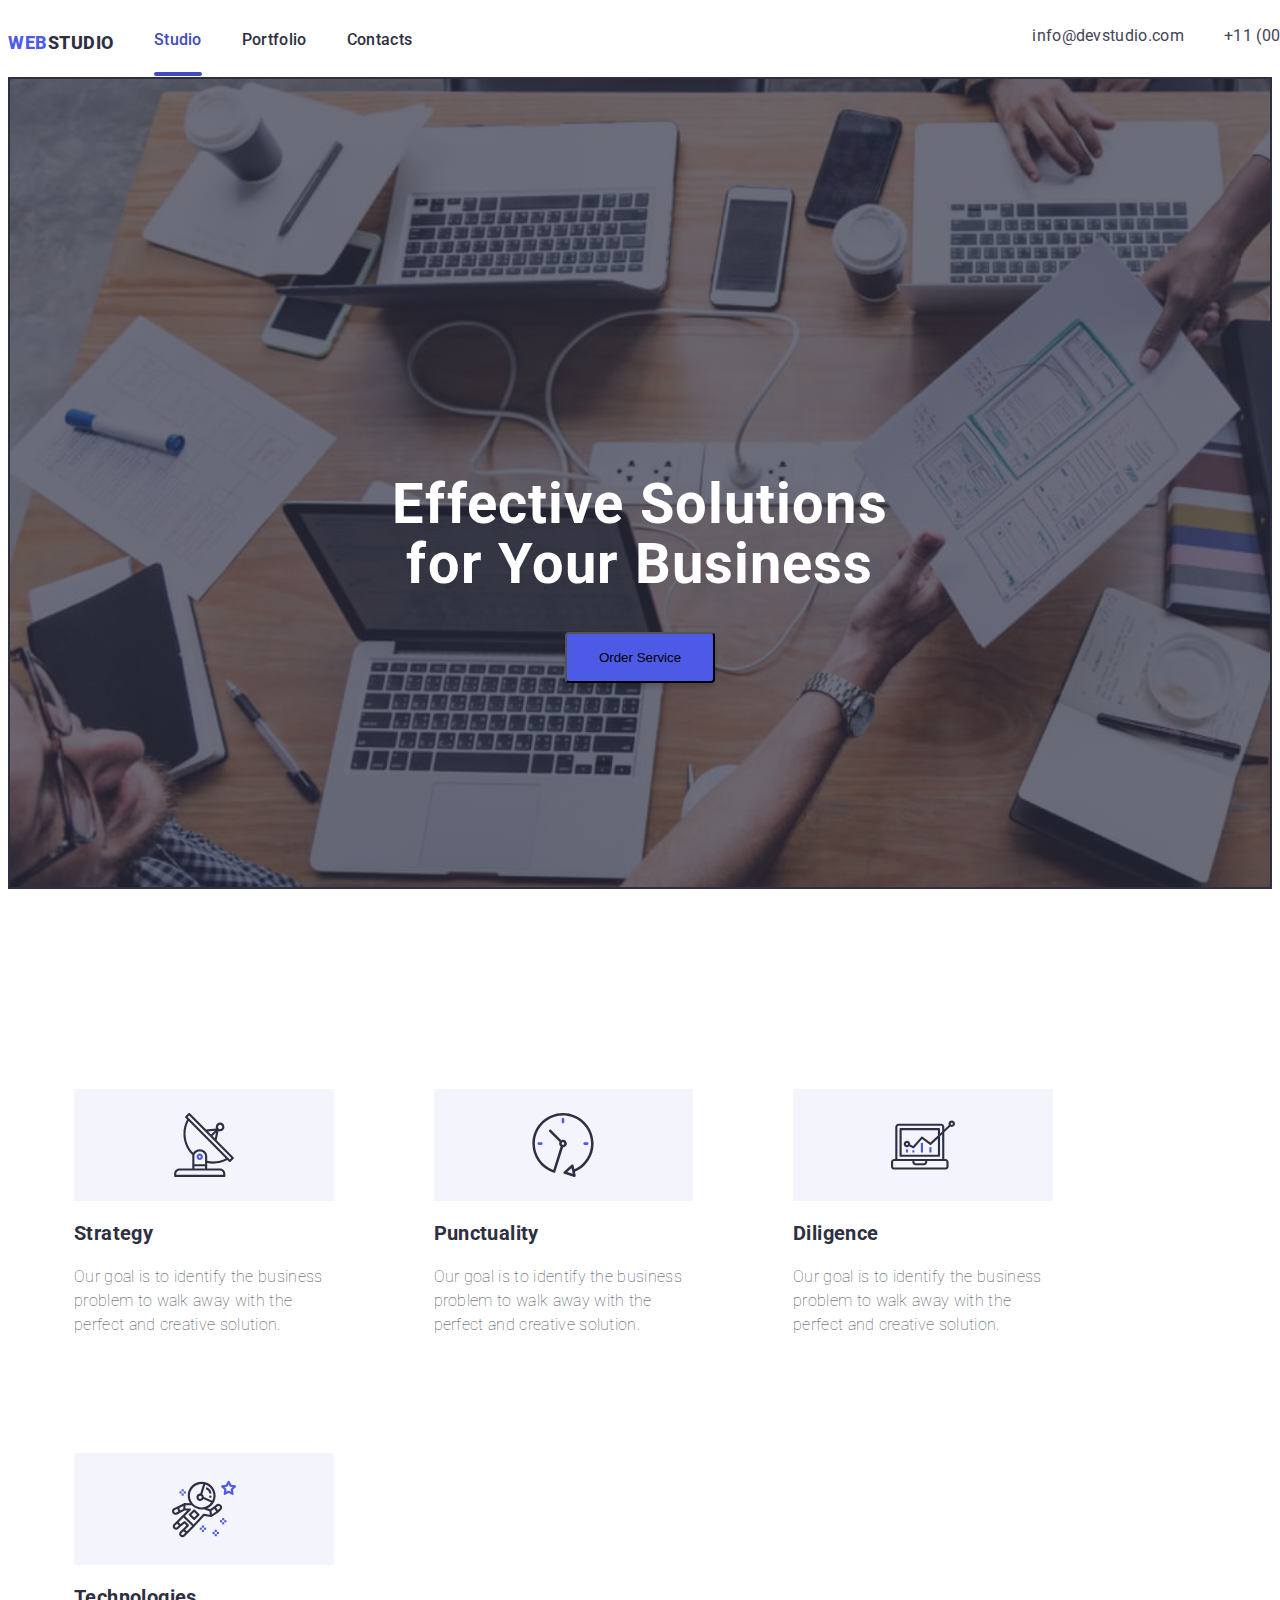
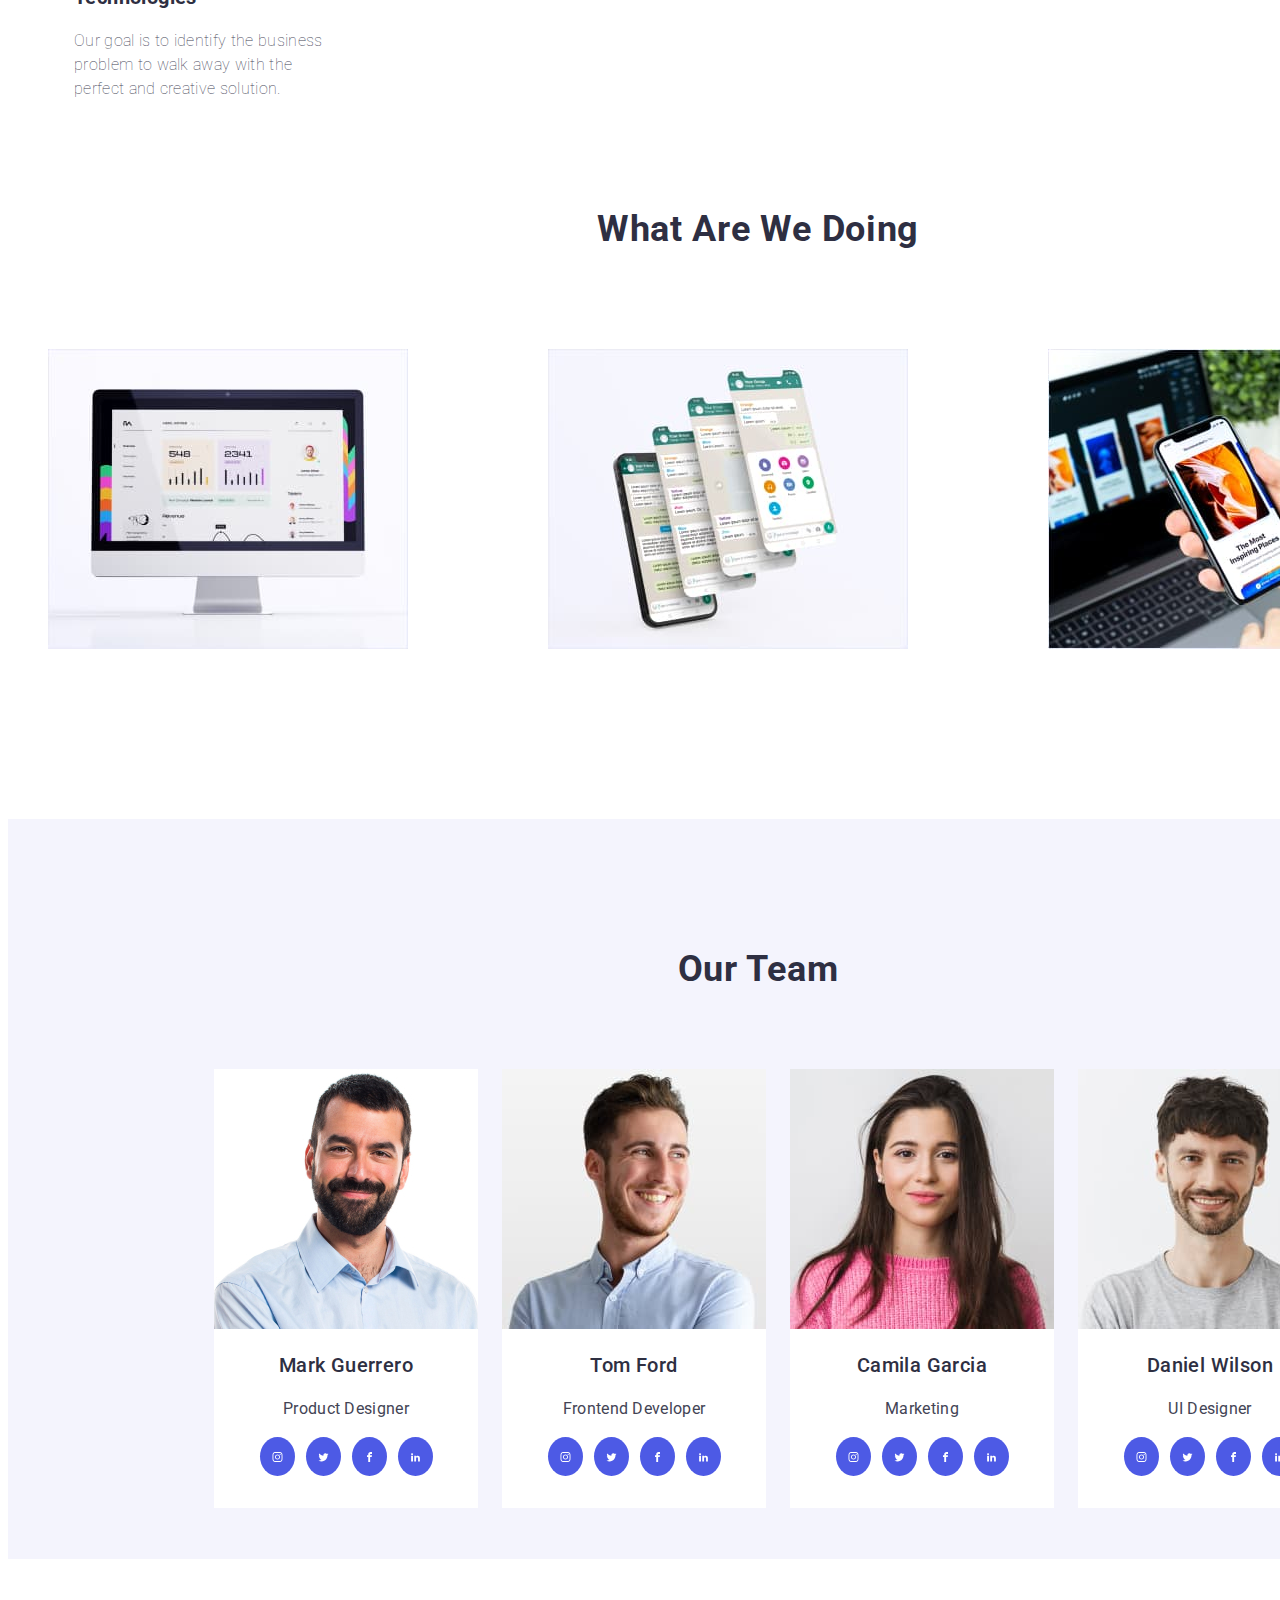
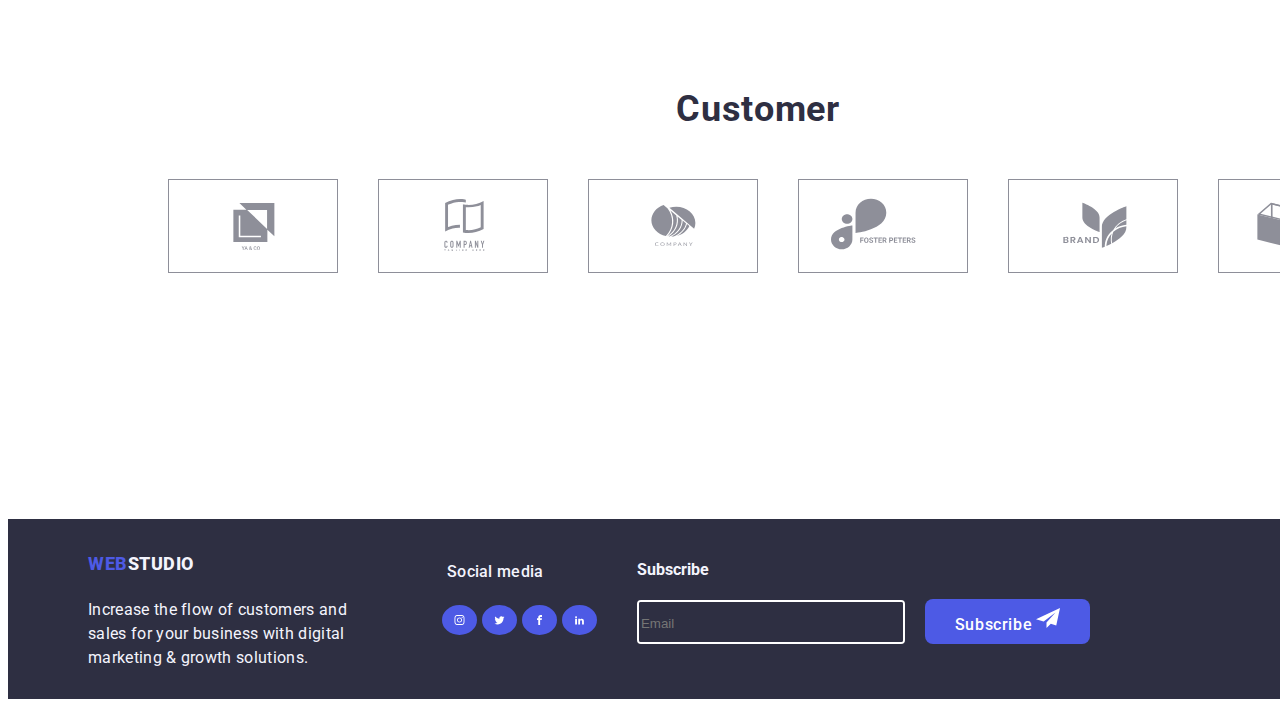
<file: index.html>
<!DOCTYPE html>
<html lang="en">
<head>
    <meta charset="UTF-8">
    <meta name="viewport" content="width=device-width, initial-scale=1.0">
    <title>Studio</title>

   <!-- Font Raleway 800 -->
    <link rel="preconnect" href="https://fonts.googleapis.com">
    <link rel="preconnect" href="https://fonts.gstatic.com" crossorigin>
    <link href="https://fonts.googleapis.com/css2?family=Raleway:wght@800&display=swap" rel="stylesheet">
    
    <!-- Font Roboto 400, 500, 700, 900 -->
    <link rel="preconnect" href="https://fonts.googleapis.com">
    <link rel="preconnect" href="https://fonts.gstatic.com" crossorigin>
    <link href="https://fonts.googleapis.com/css2?family=Raleway:wght@800&family=Roboto:wght@400;500;700;900&display=swap"
        rel="stylesheet">

    <!-- Link to CSS -->
    <link rel="stylesheet" href="./css/styles.css">

</head>

<body>
    <!-- Header -->
    <header>

        <!-- Header Section -->
        <section class="header-section">
        <!-- Header Logo -->
        <h4 class="logo">
            <a class="header-logo-link link" href=""><span>WEB</span>STUDIO</a>
        </h4>

        <!-- Header Navigation -->
        <nav class="header-navigation">

            <!-- Header Navigation List -->
            <ul class="header-navigation-list">

                <!-- Studio -->
                <li class="header-navigation-list-item list">
                    <a class="header-navigation-link link active" href="index.html">Studio</a>
                </li>

                <!-- Portfolio -->
                <li class="header-navigation-list-item list">
                    <a class="header-navigation-link link" href="portfolio.html">Portfolio</a>
                </li>

                <!-- Contacts -->
                <li class="header-navigation-list-item list">
                    <a class="header-navigation-link link" href="#">Contacts</a>
                </li>
            </ul>
        </nav>
        

        <!-- Contact Information -->
        <ul class="header-contact">

            <!-- Mail -->
            <li class="header-contact-item list">
                <a class="header-contact-link link" href="mailto:info@devstudio.com">info@devstudio.com</a>
            </li>

            <!-- Telephone -->
            <li class="header-contact-item list">
                <a class="header-contact-link link" href="tel:">+11 (000) 111-11-11</a>
            </li> 
        </ul> 
        </section>

        <!-- Header Block -->
        <section class="header-block">
        <h1 class="header-block-title">
            <p class="header-block-description">Effective Solutions <br/>
            for Your Business</p>
        </h1>
        <p class="header-button">
            <button class="header-button data-modal-open" >Order Service</button>
            <div class="backdrop is-hidden data-modal" >
                <div class="modal">
                    <button type="button" class="modal-close-btn data-modal-close" >&times</button>
                <h2 class="form-description">
                    Leave your contacts and we will call you back
                </h2>

                <form class="service-form">
                    <label for="name" class="service-label">
                        <span class="input-label">Name</span>
                        <input type="text" class="service-input">
                        <svg width="18" height="18" class="service-icon">
                            <use href="./images/icons.svg#icon-user"></use>
                        </svg>
                    </label>
                </form>

                <form class="service-form">
                    <label for="Phone" class="service-label">
                        <span class="input-label">Phone</span>
                        <input type="number" class="service-input">
                        <svg width="18" height="18" class="service-icon">
                            <use href="./images/icons.svg#icon-phone"></use>
                        </svg>
                    </label>
                </form>

                <form class="service-form">
                    <label for="Email" class="service-label">
                        <span class="input-label">Email</span>
                        <input type="email" class="service-input">
                        <svg width="18" height="18" class="service-icon">
                            <use href="./images/icons.svg#icon-envelop"></use>
                        </svg>
                    </label>
                </form>

                <form class="service-form">
                    <label for="Comment" class="service-label">
                        <span class="input-label">Comment</span>
                        <textarea class="service-input-textarea"  rows="8" placeholder="Text input"></textarea>
                    </label>
                </form>
                <div class="input-policy">       
                    <input  type="checkbox"> I accept the terms and conditions of the <span> Privacy Policy</span>.
                </div>
                <div class="sent-btn">

                    <button>Send</button>

                </div>

              </div>
            </div>
        </p>
        </section>
    </header>
    <!-- End of Header -->

    <!-- Body -->
    <main>

        <!-- Core Values -->
        <section class="core-values">
            <ul class="core-values-list container">
                <!-- Strategy -->
                <li class="core-values-item list">
                    <div class="core-values-icon">
                        <svg width="64px" height="64px">
                            <use href="./images/icons.svg#icon-7"></use>  
                        </svg>
                    </div>
                    <p class="top-values-item"><b>Strategy</b></p>
                    <p class="bottom-values-description">
                        Our goal is to identify the business problem to walk away with the perfect and creative solution.
                    </p>
                </li>

                <!-- Punctuality -->
                <li class="core-values-item list">
                    <div class="core-values-icon">
                        <svg width="64px" height="64px">
                            <use href="./images/icons.svg#icon-8"></use>
                        </svg>
                    </div>
                    <p class="top-values-item"><b>Punctuality</b></p>
                    <p class="bottom-values-description">
                        Our goal is to identify the business problem to walk away with the perfect and creative solution.
                    </p>
                </li>

                <!-- Diligence -->
                <li class="core-values-item list">
                    <div class="core-values-icon">
                        <svg width="64px" height="64px">
                            <use href="./images/icons.svg#icon-9"></use>
                        </svg>
                    </div>
                    <p class="top-values-item"><b>Diligence</b></p>
                    <p class="bottom-values-description">
                        Our goal is to identify the business problem to walk away with the perfect and creative solution.
                    </p>
                </li>

                <!-- Technologies -->
                <li class="core-values-item list">
                    <div class="core-values-icon">
                        <svg width="64px" height="64px">
                            <use href="./images/icons.svg#icon-10"></use>
                        </svg>
                    </div>
                    <p class="top-values-item"><b>Technologies</b></p>
                    <p class="bottom-values-description">
                        Our goal is to identify the business problem to walk away with the perfect and creative solution.
                    </p>
                </li>
            </ul>
        </section>

        <!-- WorkTask -->
        <section class="worktask">
            <h2>What are we doing</h2>
            <ul class="worktask-list">

                <!-- Computer -->
                <li class="worktask-item list">
                    <img src="images/Computer.jpg" alt="Analyze" width="360">
                </li>

                <!-- Cellphone -->
                <li class="worktask-item list">
                    <img src="images/Cellphone.jpg" alt="Communicate" width="360">
                </li>

                <!-- Laptop -->
                <li class="worktask-item list">
                    <img src="images/Laptop.jpg" alt="Collaborate" width="360">
                </li>
            </ul>
        </section>

        <!-- Team Members -->
        <section class="team-member">
            <h2>Our Team</h2>
            <ul class="team-member-list">

                <!-- Mark Guerrero -->
                <li class="team-member-item list">
                    <div>
                    <img src="images/1 Mark.jpg" alt="Mark Guerrero Photo" width="264"; height="260">
                    <h3 class="member-name">Mark Guerrero</h3>
                    <p class="member-description">Product Designer</p>
                    <div class="team-socials">
                        <a class="team-socials-icon" href="#">
                            <svg width="15" height="10">
                                <use href="./images/icons.svg#icon-instagram"></use>
                            </svg>
                        </a>

                        <a class="team-socials-icon" href="#">
                            <svg width="15" height="10">
                                <use href="./images/icons.svg#icon-twitter"></use>
                            </svg>
                        </a>

                        <a class="team-socials-icon" href="#">
                            <svg width="15" height="10">
                                <use href="./images/icons.svg#icon-facebook"></use>
                            </svg>
                        </a>

                        <a class="team-socials-icon" href="#">
                            <svg width="15" height="10">
                                <use href="./images/icons.svg#icon-linkedin2"></use>
                            </svg>
                        </a>
                    </div>
                    </div>
                </li>

                <!-- Tom Ford -->
                <li class="team-member-item list">
                    <div>
                    <img src="images/2 Tom.jpg" alt="Tom Ford Photo" width="264"; height="260">
                    <h3 class="member-name">Tom Ford</h3>
                    <p class="member-description">Frontend Developer</p>
                    <div class="team-socials">
                        <a class="team-socials-icon" href="#">
                            <svg width="15" height="10">
                                <use href="./images/icons.svg#icon-instagram"></use>
                            </svg>
                        </a>
                    
                        <a class="team-socials-icon" href="#">
                            <svg width="15" height="10">
                                <use href="./images/icons.svg#icon-twitter"></use>
                            </svg>
                        </a>
                    
                        <a class="team-socials-icon" href="#">
                            <svg width="15" height="10">
                                <use href="./images/icons.svg#icon-facebook"></use>
                            </svg>
                        </a>
                    
                        <a class="team-socials-icon" href="#">
                            <svg width="15" height="10">
                                <use href="./images/icons.svg#icon-linkedin2"></use>
                            </svg>
                        </a>
                    </div>
                    </div>
                </li>

                <!-- Camila Garcia -->
                <li class="team-member-item list">
                    <div>
                    <img src="images/3 Camila.jpg" alt="Camila Garcia Photo" width="264"; height="260">
                    <h3 class="member-name">Camila Garcia</h3>
                    <p class="member-description">Marketing</p>
                    <div class="team-socials">
                        <a class="team-socials-icon" href="#">
                            <svg width="15" height="10">
                                <use href="./images/icons.svg#icon-instagram"></use>
                            </svg>
                        </a>
                    
                        <a class="team-socials-icon" href="#">
                            <svg width="15" height="10">
                                <use href="./images/icons.svg#icon-twitter"></use>
                            </svg>
                        </a>
                    
                        <a class="team-socials-icon" href="#">
                            <svg width="15" height="10">
                                <use href="./images/icons.svg#icon-facebook"></use>
                            </svg>
                        </a>
                    
                        <a class="team-socials-icon" href="#">
                            <svg width="15" height="10">
                                <use href="./images/icons.svg#icon-linkedin2"></use>
                            </svg>
                        </a>
                    </div>
                    </div>
                </li>

                <!-- Daniel Wilson -->
                <li class="team-member-item list">
                    <div>
                    <img src="images/4 Daniel.jpg" alt="Daniel Wilson Photo" width="264"; height="260">
                    <h3 class="member-name">Daniel Wilson</h3>
                    <p class="member-description">UI Designer</p>
                    <div class="team-socials">
                        <a class="team-socials-icon" href="#">
                            <svg width="15" height="10">
                                <use href="./images/icons.svg#icon-instagram"></use>
                            </svg>
                        </a>
                    
                        <a class="team-socials-icon" href="#">
                            <svg width="15" height="10">
                                <use href="./images/icons.svg#icon-twitter"></use>
                            </svg>
                        </a>
                    
                        <a class="team-socials-icon" href="#">
                            <svg width="15" height="10">
                                <use href="./images/icons.svg#icon-facebook"></use>
                            </svg>
                        </a>
                    
                        <a class="team-socials-icon" href="#">
                            <svg width="15" height="10">
                                <use href="./images/icons.svg#icon-linkedin2"></use>
                            </svg>
                        </a>
                    </div>
                    </div>
                </li>
            </ul>

        </section>

        <!-- Customer -->
        <section class="customer">
            <h2 class="section-title">Customer</h2>
            <ul class="customer-list list">
                <li class="customer-icon">
                    <a href="#">
                        <svg width="104" height="56">
                            <use href="./images/icons.svg#icon-1"></use>
                        </svg>
                    </a>
                </li>
                <li class="customer-icon">
                    <a href="#">
                        <svg width="104" height="56">
                            <use href="./images/icons.svg#icon-2"></use>
                        </svg>
                    </a>
                </li>
                <li class="customer-icon">
                    <a href="#">
                        <svg width="104" height="56">
                            <use href="./images/icons.svg#icon-3"></use>
                        </svg>
                    </a>
                </li>
                <li class="customer-icon">
                    <a href="#">
                        <svg width="104" height="56">
                            <use href="./images/icons.svg#icon-4"></use>
                        </svg>
                    </a>
                </li>
                <li class="customer-icon">
                    <a href="#">
                        <svg width="104" height="56">
                            <use href="./images/icons.svg#icon-5"></use>
                        </svg>
                    </a>
                </li>
                <li class="customer-icon">
                    <a href="#">
                        <svg width="104" height="56">
                            <use href="./images/icons.svg#icon-6"></use>
                        </svg>
                    </a>
                </li>
            </ul>
        </section>
        

        
    </main>
    <!-- End of Body -->

    <!-- Footer -->
    <footer>

        <!-- Footer Logo -->
        <section class="footer-logo-description">
        <h4 class="logo">
            <a class="footer-logo-link link" href=""><span class="footer-logo-span">WEB</span>STUDIO</a>
        </h4>
        <p class="footer-p">Increase the flow of customers and<br/>
        sales for your business with digital<br/>
        marketing & growth solutions.</p>
        </section>

        <!-- Social Media -->
        <section class="footer-socials">
            <h4 class="footer-socials-title">Social media</h4>
            <div class="team-socials">
                <a class="footer-socials-icon" href="#">
                    <svg width="15" height="10">
                        <use href="./images/icons.svg#icon-instagram"></use>
                    </svg>
                </a>
            
                <a class="footer-socials-icon" href="#">
                    <svg width="15" height="10">
                        <use href="./images/icons.svg#icon-twitter"></use>
                    </svg>
                </a>
            
                <a class="footer-socials-icon" href="#">
                    <svg width="15" height="10">
                        <use href="./images/icons.svg#icon-facebook"></use>
                    </svg>
                </a>
            
                <a class="footer-socials-icon" href="#">
                    <svg width="15" height="10">
                        <use href="./images/icons.svg#icon-linkedin2"></use>
                    </svg>
                </a>
            </div>
        </section>

        <!-- Subscribe -->
        <section class="section-subscribe">
            <div>
            <h4>Subscribe</h4>

            <form class="form-subscribe">
                <label for="Email"></label>
                <input class="input-subscribe" type="mail" placeholder="Email">
            </form>
            </div>
        
        <div class="subscribe-btn">
                <button class="subscribe-footer-btn">
                    <span>Subscribe</span> 
                    <svg width="24" height="24" class="subscribe-icon">
                        <use href="./images/icons.svg#icon-Frame-3"></use>
                    </svg>
                </button>
        </div>
        </section>
    </footer>
<!-- End of Footer -->
<script src="./js/modal.js" type="text/javascript"></script>
<script src="js/mobile-menu.js"></script>
</body>
</html>
</file>
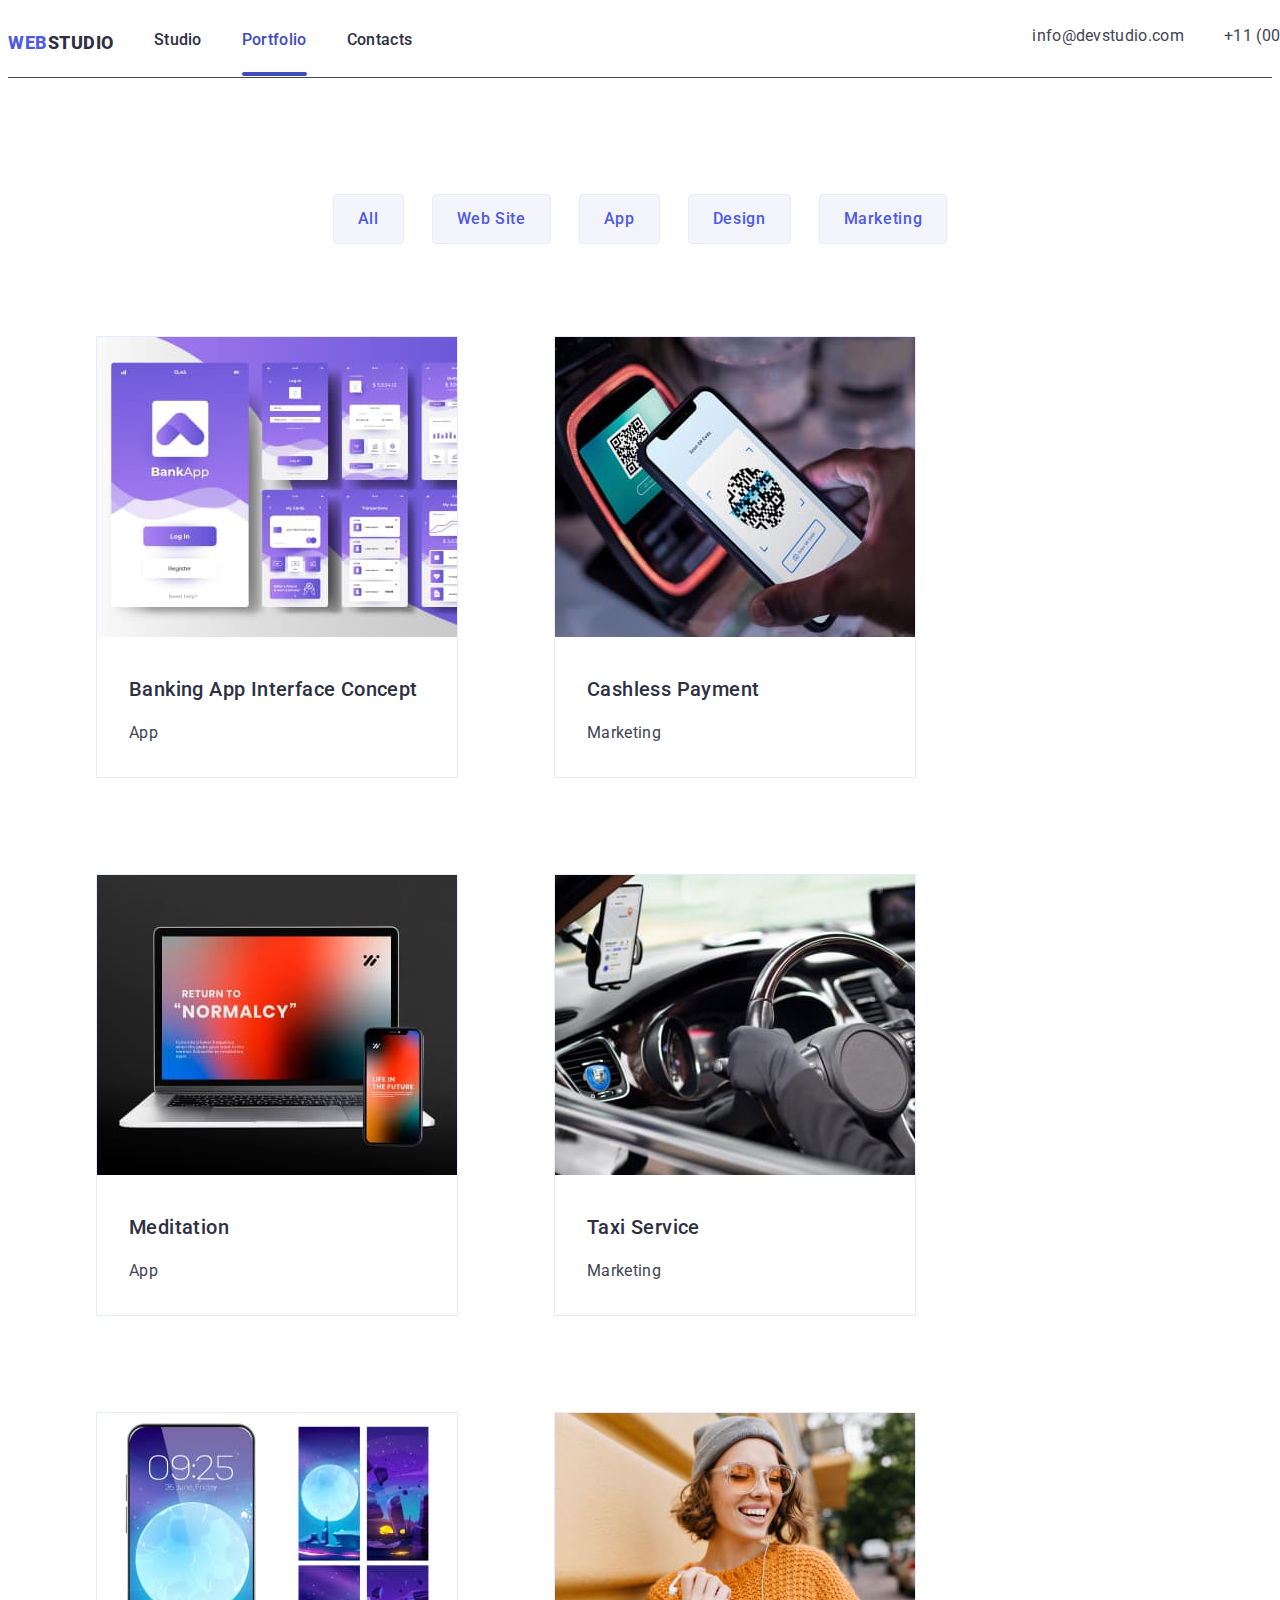
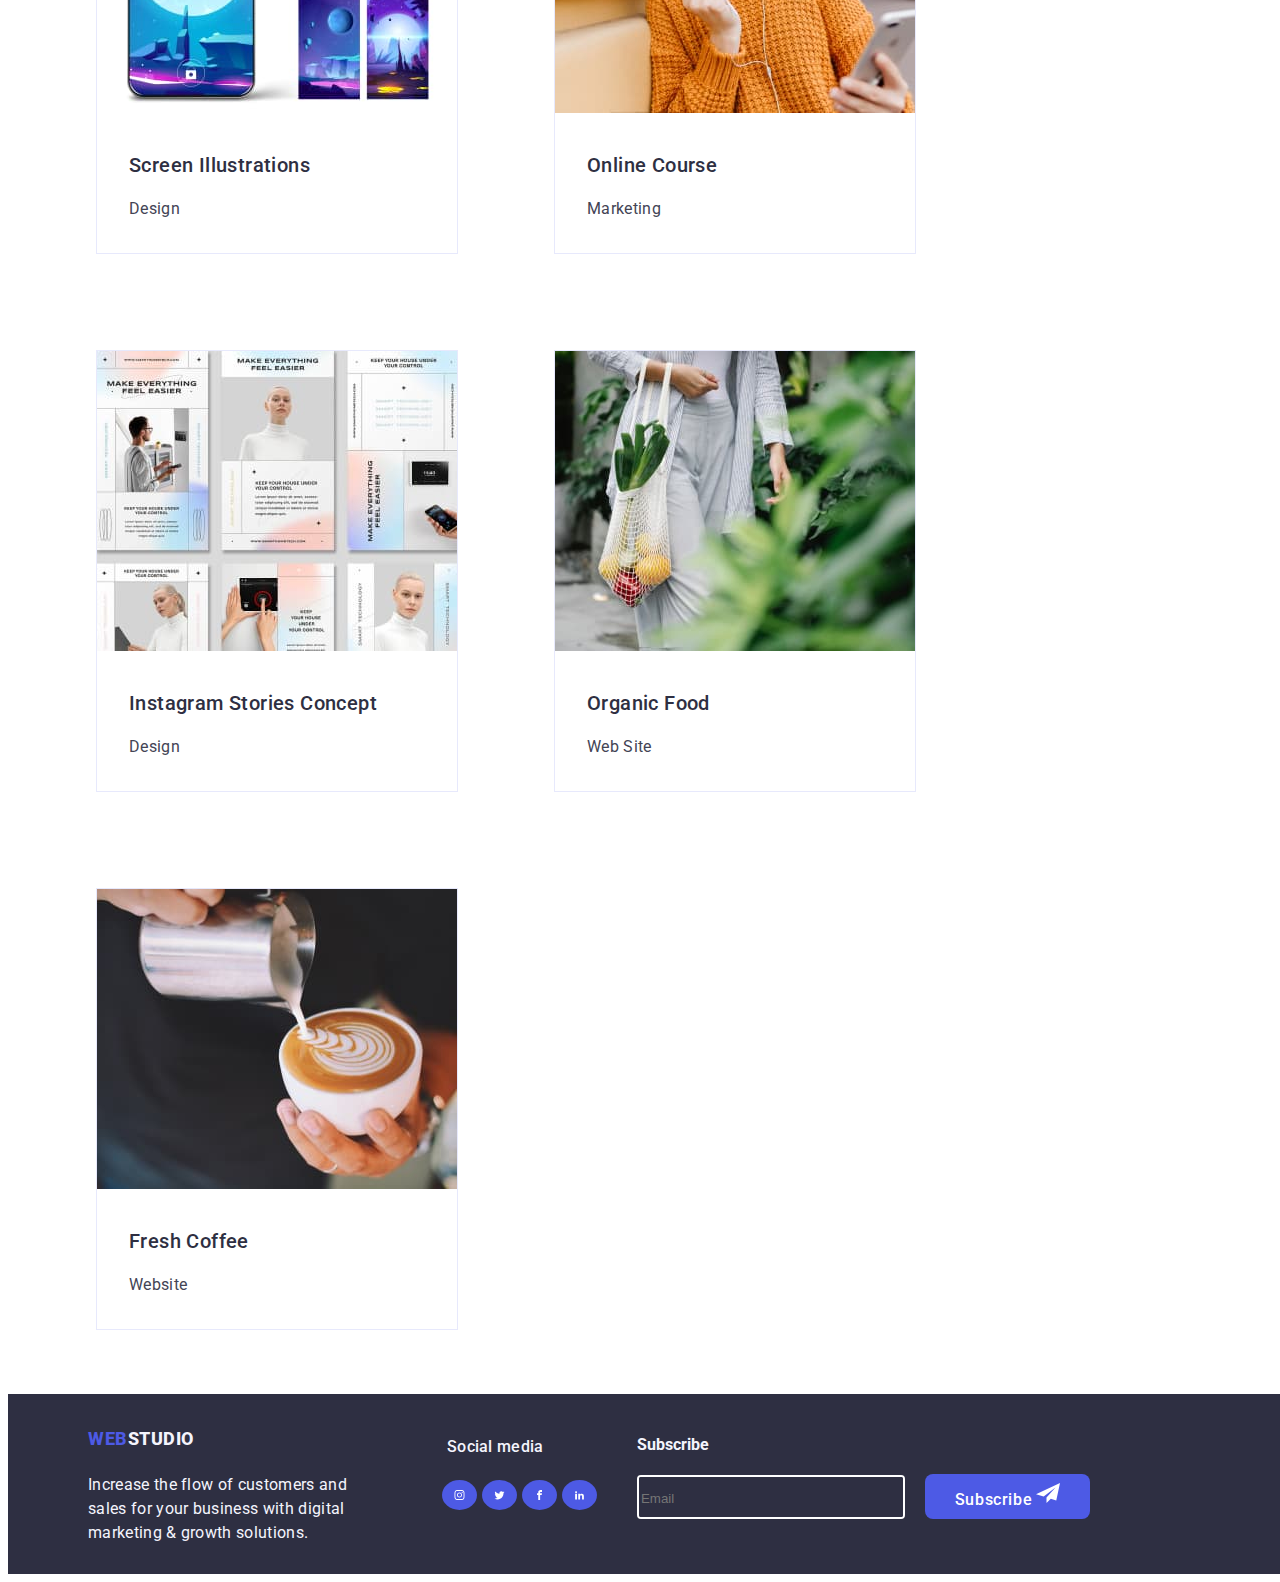
<file: portfolio.html>
<!DOCTYPE html>
<html lang="en">
<head>
    <meta charset="UTF-8">
    <meta name="viewport" content="width=device-width, initial-scale=1.0">
    <title>Portfolio</title>
    
    <!-- Font Raleway 800 -->
    <link rel="preconnect" href="https://fonts.googleapis.com">
    <link rel="preconnect" href="https://fonts.gstatic.com" crossorigin>
    <link href="https://fonts.googleapis.com/css2?family=Raleway:wght@800&display=swap" rel="stylesheet">
    
    <!-- Font Roboto 400, 500, 700, 900 -->
    <link rel="preconnect" href="https://fonts.googleapis.com">
    <link rel="preconnect" href="https://fonts.gstatic.com" crossorigin>
    <link href="https://fonts.googleapis.com/css2?family=Raleway:wght@800&family=Roboto:wght@400;500;700;900&display=swap"
        rel="stylesheet">
    
    <!-- Link to CSS -->
    <link rel="stylesheet" href="./css/styles.css">
</head>

<body>
    <!-- Header -->
    <header class="portfolio-header">
    
        <!-- Header Section -->
        <section class="header-section">
            <!-- Header Logo -->
            <h4 class="logo">
                <a class="header-logo-link link" href=""><span>WEB</span>STUDIO</a>
            </h4>
    
            <!-- Header Navigation -->
            <nav class="header-navigation">
    
                <!-- Header Navigation List -->
                <ul class="header-navigation-list">
    
                    <!-- Studio -->
                    <li class="header-navigation-list-item list">
                        <a class="header-navigation-link link " href="index.html">Studio</a>
                    </li>
    
                    <!-- Portfolio -->
                    <li class="header-navigation-list-item list">
                        <a class="header-navigation-link link active" href="portfolio.html">Portfolio</a>
                    </li>
    
                    <!-- Contacts -->
                    <li class="header-navigation-list-item list">
                        <a class="header-navigation-link link" href="#">Contacts</a>
                    </li>
                </ul>
            </nav>
    
    
            <!-- Contact Information -->
            <ul class="header-contact">
    
                <!-- Mail -->
                <li class="header-contact-item list">
                    <a class="header-contact-link link" href="mailto:info@devstudio.com">info@devstudio.com</a>
                </li>
    
                <!-- Telephone -->
                <li class="header-contact-item list">
                    <a class="header-contact-link link" href="tel:">+11 (000) 111-11-11</a>
                </li>
            </ul>
        </section>
    </header>

    <!-- Body -->
    <section class="portfolio-categories">
        <div class="portfolio-button">
            <button href="#">All</button>
            <button href="#">Web Site</button>
            <button href="#">App</button>
            <button href="#">Design</button>
            <button href="#">Marketing</button>
        </div>
    </section>
    <section>
        <ul class="portfolio-list">
            <li class="portfolio-list-item list">
                <div class="portfolio-image">
                    <img src="./images/P1.jpg" alt="Banking App Interface Concept">
                    <div class="portfolio-image-caption">
                        <p>
                            14 Stylish and User-Friendly App Design Concepts · Task Manager App · Calorie Tracker App · Exotic Fruit Ecommerce App ·
                            Cloud Storage App
                        </p>
                    </div>
                </div>
                <div class="portfolio-list-text">
                <h3 class="portfolio-list-title">Banking App Interface Concept</h3>
                <p class="portfolio-list-description">App</p>
                </div>
            </li>
            <li class="portfolio-list-item list">
                <div class="portfolio-image">
                    <img src="./images/P2.jpg" alt="Cashless Payment">
                    <div class="portfolio-image-caption">
                        <p>
                            14 Stylish and User-Friendly App Design Concepts · Task Manager App · Calorie Tracker App · Exotic Fruit
                            Ecommerce App ·
                            Cloud Storage App
                        </p>
                    </div>
                </div>
                <div class="portfolio-list-text">
                    <h3 class="portfolio-list-title">Cashless Payment</h3>
                    <p class="portfolio-list-description">Marketing</p>
                </div>
            </li><li class="portfolio-list-item list">
                <div class="portfolio-image">
                    <img src="./images/P3.jpg" alt="Meditation">
                    <div class="portfolio-image-caption">
                        <p>
                            14 Stylish and User-Friendly App Design Concepts · Task Manager App · Calorie Tracker App · Exotic Fruit
                            Ecommerce App ·
                            Cloud Storage App
                        </p>
                    </div>
                </div>
                <div class="portfolio-list-text">
                    <h3 class="portfolio-list-title">Meditation</h3>
                    <p class="portfolio-list-description">App</p>
                </div>
            </li><li class="portfolio-list-item list">
                <div class="portfolio-image">
                    <img src="./images/P4.jpg" alt="Taxi Service">
                    <div class="portfolio-image-caption">
                        <p>
                            14 Stylish and User-Friendly App Design Concepts · Task Manager App · Calorie Tracker App · Exotic Fruit
                            Ecommerce App ·
                            Cloud Storage App
                        </p>
                    </div>
                </div>
                <div class="portfolio-list-text">
                    <h3 class="portfolio-list-title">Taxi Service</h3>
                    <p class="portfolio-list-description">Marketing</p>
                </div>
            </li><li class="portfolio-list-item list">
                <div class="portfolio-image">
                    <img src="./images/P5.jpg" alt="Screen Illustrations">
                    <div class="portfolio-image-caption">
                        <p>
                            14 Stylish and User-Friendly App Design Concepts · Task Manager App · Calorie Tracker App · Exotic Fruit
                            Ecommerce App ·
                            Cloud Storage App
                        </p>
                    </div>
                </div>
                <div class="portfolio-list-text">
                    <h3 class="portfolio-list-title">Screen Illustrations</h3>
                    <p class="portfolio-list-description">Design</p>
                </div>
            </li><li class="portfolio-list-item list">
                <div class="portfolio-image">
                    <img src="./images/P6.jpg" alt="Online Course">
                    <div class="portfolio-image-caption">
                        <p>
                            14 Stylish and User-Friendly App Design Concepts · Task Manager App · Calorie Tracker App · Exotic Fruit
                            Ecommerce App ·
                            Cloud Storage App
                        </p>
                    </div>
                </div>
                <div class="portfolio-list-text">
                    <h3 class="portfolio-list-title">Online Course</h3>
                    <p class="portfolio-list-description">Marketing</p>
                </div>
            </li><li class="portfolio-list-item list">
                <div class="portfolio-image">
                    <img src="./images/P7.jpg" alt="Instagram Stories Concept">
                    <div class="portfolio-image-caption">
                        <p>
                            14 Stylish and User-Friendly App Design Concepts · Task Manager App · Calorie Tracker App · Exotic Fruit
                            Ecommerce App ·
                            Cloud Storage App
                        </p>
                    </div>
                </div>
                <div class="portfolio-list-text">
                    <h3 class="portfolio-list-title">Instagram Stories Concept</h3>
                    <p class="portfolio-list-description">Design</p>
                </div>
            </li><li class="portfolio-list-item list">
                <div class="portfolio-image">
                    <img src="./images/P8.jpg" alt="Organic Food">
                    <div class="portfolio-image-caption">
                        <p>
                            14 Stylish and User-Friendly App Design Concepts · Task Manager App · Calorie Tracker App · Exotic Fruit
                            Ecommerce App ·
                            Cloud Storage App
                        </p>
                    </div>
                </div>
                <div class="portfolio-list-text">
                    <h3 class="portfolio-list-title">Organic Food</h3>
                    <p class="portfolio-list-description">Web Site</p>
                </div>
            </li><li class="portfolio-list-item list">
                <div class="portfolio-image">
                    <img src="./images/P9.jpg" alt="Fresh Coffee">
                    <div class="portfolio-image-caption">
                        <p>
                            14 Stylish and User-Friendly App Design Concepts · Task Manager App · Calorie Tracker App · Exotic Fruit
                            Ecommerce App ·
                            Cloud Storage App
                        </p>
                    </div>
                </div>
                <div class="portfolio-list-text">
                    <h3 class="portfolio-list-title">Fresh Coffee</h3>
                    <p class="portfolio-list-description">Website</p>
                </div>
            </li>
        </ul>
    </section>


    <!-- Footer -->
    <footer>
    
        <!-- Footer Logo -->
        <section class="footer-logo-description">
            <h4 class="logo">
                <a class="footer-logo-link link" href=""><span class="footer-logo-span">WEB</span>STUDIO</a>
            </h4>
            <p class="footer-p">Increase the flow of customers and<br />
                sales for your business with digital<br />
                marketing & growth solutions.</p>
        </section>
    
        <!-- Social Media -->
        <section class="footer-socials">
            <h4 class="footer-socials-title">Social media</h4>
            <div class="team-socials">
                <a class="footer-socials-icon" href="#">
                    <svg width="15" height="10">
                        <use href="./images/icons.svg#icon-instagram"></use>
                    </svg>
                </a>
    
                <a class="footer-socials-icon" href="#">
                    <svg width="15" height="10">
                        <use href="./images/icons.svg#icon-twitter"></use>
                    </svg>
                </a>
    
                <a class="footer-socials-icon" href="#">
                    <svg width="15" height="10">
                        <use href="./images/icons.svg#icon-facebook"></use>
                    </svg>
                </a>
    
                <a class="footer-socials-icon" href="#">
                    <svg width="15" height="10">
                        <use href="./images/icons.svg#icon-linkedin2"></use>
                    </svg>
                </a>
            </div>
        </section>

        <!-- Subscribe -->
        <section class="section-subscribe">
            <div>
                <h4>Subscribe</h4>
        
                <form class="form-subscribe">
                    <label for="Email"></label>
                    <input class="input-subscribe" type="mail" placeholder="Email">
                </form>
            </div>
        
            <div class="subscribe-btn">
                <button class="subscribe-footer-btn">
                    <span>Subscribe</span>
                    <svg width="24" height="24" class="subscribe-icon">
                        <use href="./images/icons.svg#icon-Frame-3"></use>
                    </svg>
                </button>
            </div>
        </section>
    </footer>
    <!-- End of Footer -->

    
</body>
</html>
</file>
<file: css/styles.css>
:root {
    /* Header */
    --logo-web: #4D5AE5;
    --logo-studio: #2E2F42;
    --header-navigation: #2E2F42;
    --header-contact: #434455;
    --header-block: #2E2F42;
    --header-block-title: #fff;
    --button-bg: #4D5AE5;
    --button-font-color: #FFF;


    /* Body */
    --top-font-color: #2E2F42;
    --bottom-font-color: #434455;
    --icon-bg: #F4F4FD;
    --socials-bg: #4D5AE5;
    --costumer-border: #8E8F99;

    /* Footer */
    --footer-bg: #2E2F42;
    --footer-font-color: #F4F4FD;


}

/* Main Parts Styles */
body {
    font-family: "Roboto", "Raleway", sans-serif;
}




/* General Styles */
.link {
    color: var(--top-navigation-color);
    text-decoration: none;
}

.list {
    list-style: none;
}

p {
    font-family: inherit;
    font-size: 16px;
    font-style: normal;
    font-weight: 400;
    line-height: 24px;
    letter-spacing: 0.32px;
    color: var(--bottom-font-color);
}

.logo {
    font-family: inherit;
    font-size: 18px;
    font-style: normal;
    font-weight: 800;
    line-height: 21px;
    letter-spacing: 0.54px;
}

.button {
    color: var(--button-font-color);
    background: var(--button-bg);
    box-shadow: 0px 4px 4px 0px rgba(0, 0, 0, 0.15);
    font-family: inherit;
    font-size: 16px;
    font-style: normal;
    font-weight: 500;
    line-height: 24px;
    letter-spacing: 0.64px;
    cursor: pointer;
}


h2 {
    color: #2E2F42;
    text-align: center;
    font-family: Roboto;
    font-size: 36px;
    font-style: normal;
    font-weight: 700;
    line-height: 40px;
    letter-spacing: 0.72px;
    text-transform: capitalize;
}

h3 {
    color: var(--top-font-color);
    text-align: left;
    font-family: Roboto;
    font-size: 20px;
    font-style: normal;
    font-weight: 500;
    line-height: 24px;
    letter-spacing: 0.4px;
}

/* Header */
section.header-section {
    display: flex;
}

a.header-logo-link {
    color: var(--logo-studio);
    width: 71px;
}

a.header-logo-link span {
    color: var(--logo-web);
    width: 44px;
}

.header-navigation-list {
    color: var(--header-navigation);
    font-family: inherit;
    font-size: 16px;
    font-style: normal;
    font-weight: 500;
    line-height: 24px;
    letter-spacing: 0.32px;
}

ul.header-navigation-list {
    display: flex;
    margin-top: 20px;
}

li.header-navigation-list-item {
    margin-right: 40px;
}

.header-contact {
    display: flex;
    color: var(--header-contact);
    font-family: inherit;
    font-size: 16px;
    font-style: normal;
    font-weight: 400;
    line-height: 24px;
    letter-spacing: 0.32px;
    flex-shrink: 0;
    text-align: right;
    margin-left: 500px;
    
}

li.header-contact-item {
    margin-left: 40px;
}

.header-block {
    background: linear-gradient(rgba(46, 47, 66, 0.70), rgba(46, 47, 66, 0.70)), url("../images/people-office-1.jpg");
    background-size: cover;
    background-repeat: no-repeat;
    padding-top: 188px;
    padding-bottom: 188px;
    text-align: center;
    flex-shrink: 0;
    border: 2px solid #2E2F42;
}

.header-block-title {
    color: var(--header-block-title);
    text-align: center;
    font-family: inherit;
    font-size: 56px;
    font-style: normal;
    font-weight: 700;
    line-height: 60px;
    letter-spacing: 1.12px;
}

button.header-button {
    display: inline-flex;
    padding: 16px 32px;
    border-radius: 4px;
    background: var(--IRIS, #4D5AE5);
    box-shadow: 0px 4px 4px 0px rgba(0, 0, 0, 0.15);

}

p.header-button {
    margin: auto;
    text-align: center;
}

.header-block-description {
    font-family: inherit;
    font-size: 56px;
    font-style: normal;
    font-weight: 700;
    line-height: 60px;
    letter-spacing: 1.12px;
    padding-top: 170px;
    color: #FFF;
    margin: 0;
}

.backdrop  {
    background-color: rgba(0, 0, 0, 0.5);
    position: fixed;
    top: 0;
    left: 0;
    width: 100%;
    height: 100%;
    display: flex;
    align-items: center;
    justify-content: center;
    transition: opacity 250ms cubic-bezier(0.4, 0, 0.2, 1);
}

.modal {
    background-color: white;
    width: 408px;
    height: 584px;
    border-radius: 4px;
    padding: 24px;
}

.is-hidden {
    pointer-events: none;
    opacity: 0;

}

.modal-close-btn {
    border-radius: 100%;
    border: 1px solid rgba(0, 0, 0, 0.1);
    background-color: white;
    width: 30px;
    height: 30px;
    color: #4D5AE5;
    margin-left: auto;
    display: block;

}

.form-description {
    font-size: 16px;
}

.service-label {
    display: flex;
    flex-direction: column;
    margin-bottom: 10px;
    width: 100%;
    position: relative;
    color: #8E8F99;
}

.input-label {
    text-align: left;
    margin-bottom: 8px;
    font-size: 12px;
}

.service-input {
    width: 80%;
    padding: 12px 40px;
    border: 1px solid #2E2F42;
    border-radius: 4px;
    transition: 250ms;
    transition-property: color, border-color, background-color;
    transition-timing-function: cubic-bezier(0.4, 0, 0.2, 1);
}

.service-icon {
    position: absolute;
    top: 55%;
    left: 15px;
    fill: #2E2F42;
    transition: fill 250ms cubic-bezier(0.4, 0, 0.2, 1);
}

.service-icon:focus {
    fill: #4D5AE5;
}

.service-input:focus + .service-icon,
.service-input:hover + .service-icon {
    fill: #4D5AE5;
}

.serive-input:hover {
    fill: #4D5AE5;
    border: 1px solid #4D5AE5;
}

.service-input-textarea{
    border: 1px solid #2e2f42;
    border-radius: 4px;
    transition: 250ms;
    transition-property: color, border-color, background-color;
    transition-timing-function: cubic-bezier(0.4, 0, 0.2, 1);
    padding: 8px 16px;
}

.input-policy {
    color: #8E8F99;
    font-family: inherit;
    font-size: 12px;
    font-style: normal;
    font-weight: 400;
    line-height: 14px;
    letter-spacing: 0.48px;
    margin-bottom: 20px;
}

.input-policy span {
    color: #4D5AE5;
    font-family: Roboto;
    font-size: 12px;
    font-style: normal;
    font-weight: 400;
    line-height: 16px;
    letter-spacing: 0.48px;
    text-decoration-line: underline;
}

.sent-btn button {
    display: inline-flex;
    padding: 16px 32px;
    align-items: flex-start;
    background-color: #4D5AE5;
    color: #FFFFFF;
    margin-top: 24;
    font-family: Roboto;
    font-size: 16px;
    font-style: normal;
    font-weight: 500;
    line-height: 24px;
    letter-spacing: 0.64px;
    border: none;

}

/* Core Values */
section.core-values {
    width: 1500px;
    height: 640px;
    flex-shrink: 0;
    padding-top: 150px;
}

ul.core-values-list {
    display: flex;
    text-align: left;
    margin: 50px 56px;
    flex-direction: row;
    align-items: flex-start;
    gap: 100px;
}

.top-values-item {
    color: var(--top-font-color);
    font-family: inherit;
    font-size: 20px;
    font-style: normal;
    font-weight: 500;
    line-height: 24px;
    letter-spacing: 0.4px;
}

.bottom-values-description {
    color: var(--bottom-font-color);
    font-family: inherit;
    font-size: 16px;
    font-style: normal;
    font-weight: 40;
    line-height: 24px;
    letter-spacing: 0.32px;
}

.core-values-icon {
    background-color: var(--icon-bg);
    display: flex;
    justify-content: center;
    padding: 24px 0;
    
}

/* Work Task */
section.worktask {
    width: 1500px;
    height: 640px;
    flex-shrink: 0;
    padding-top: 100px;
}

ul.worktask-list {
    display: flex;
    flex-direction: row;
    align-items: center;
    gap: 100px;
    margin-top: 100px;
}

li.worktask-item {
    width: 400px;
    height: 300px;
}

/* Team Members */
section.team-member {
    width: 1500px;
    height: 640px;
    flex-shrink: 0;
    background-color: #F4F4FD;
    padding-top: 100px;
}

ul.team-member-list {
    display: flex;
    flex-direction: row;
    gap: 24px;
    justify-content: center;
    margin-top: 80px;
}

li.team-member-item {
    text-align: center;
    background-color: #FFF;
}

h3.member-name {
    text-align: center;
}

.team-socials {
    display: flex;
    justify-content: space-around;
    padding: 0 40px;
    padding-top: 8x;
    padding-bottom: 32px;
}

.team-socials-icon {
    background-color: var(--socials-bg);
    padding: 10px;
    border-radius: 50%;
    fill: white;
}

/* Customer */
section.customer {
    width: 1500px;
    height: 460px;
    flex-shrink: 0;
    padding-top: 100px;
}

.customer-list {
    display: flex;
    justify-content: center;
}

.customer-icon {
    border: 1px solid var(--costumer-border);
    padding: 16px 32px;
    margin: 20px;
}

.customer-icon svg {
    fill: var(--costumer-border);
}

li.customer-icon:focus {
    border: 1px solid var(--socials-bg)
}

li.customer-icon:hover {
    border: 1px solid var(--socials-bg)
}

li.customer-icon svg:hover {
    fill: var(--socials-bg);
}

li.customer-icon:focus svg {
    fill: var(--socials-bg);
}


/* Footer */
section.footer-logo-description {
    margin-top: 10px;
    margin-left: 80px;

}

footer {
    color: var(--footer-font-color);
    background-color: var(--footer-bg);
    width: 1500px;
    height: 180px;
    display: flex;
    flex-direction: row;
    flex-shrink: 0;
}

.footer-logo-span  {
    color: var(--logo-web);
}
.footer-p {
    color: var(--footer-font-color);
}

.footer-socials {
    margin-top: 20px;
    margin-left: 50px;
}

.footer-socials-title {
    margin-left: 50px;
    font-family: inherit;
    font-size: 16px;
    font-style: normal;
    font-weight: 500;
    line-height: 24px;
    letter-spacing: 0.32px;
}

.footer-socials-icon {
    display: flex;
    background-color: var(--socials-bg);
    padding: 10px;
    border-radius: 50%;
    fill: white;
    justify-content: space-around;
    margin-left: 5px;

}

/* PORTFOLIO HTML */
/* Portfolio Header */
.portfolio-header {
    display: flex;
    justify-content: center;
    align-items: center;
    flex-shrink: 0;
    border-bottom: 1px solid #434455;
    background-color: rgba(255, 255, 255, 1);
}

/* Portfolio Categories */

.portfolio-button {
    text-align: center;
    padding: 20px;
    margin: 0 12px;
    margin-top: 96px;
    margin-bottom: 24px;
}

.portfolio-button button {
    padding: 12px 24px;
    margin: 0 12px;
    font-family: inherit;
    font-size: 16px;
    font-style: normal;
    font-weight: 500;
    line-height: 24px;
    letter-spacing: 0.64px;
    color: #4D5AE5;
    border-radius: 4px;
    border: 1px solid #E7E9FC;
    background: #F4F4FD;
}

.portfolio-button button:hover,
.portfolio-button button:focus {
    color: #FFF;
    border-radius: 4px;
    background:  #404BBF;
    box-shadow: rgba(0, 0, 0, 0.12), rgba(0, 0, 0, 0.08), rgba(0, 0, 0, 0.10);
}

/* Portfolio List */
.portfolio-list {
    display: flex;
    flex-wrap: wrap;
    width: 100%;

}

.portfolio-list-item {
    margin: 48px;
    background-color: #FFFFFF;
    border: 1px solid #E7E9FC;
    width: 360px;
    display: block;
    overflow: hidden;
}

.portfolio-list-item:hover .portfolio-image-caption {
    opacity: 1;
    transform: translateY(0);
}

.portfolio-list-item img {
    width: 100%;
}

.portfolio-image {
    position: relative;
    overflow: hidden;
}

.portfolio-image-caption {
    position: absolute;
    background-color: rgba(77, 90, 229, 0.8);
    color: #FFF;
    width: 100%;
    height: 100%;
    top: 0;
    left: 0;
    opacity: 0;
    transform: translateY(100%);
    transition: transform 0.5s cubic-bezier(0.4, 0, 0.2, 1);
}

.portfolio-list-text {
    padding: 16px 32px;
}

.portfolio-image-caption p {
    color: #FFF;
    padding: 32px 40px;
}

.portfolio-list-title {
    color: #2E2F42;
    font-family: Roboto;
    font-size: 20px;
    font-style: normal;
    font-weight: 500;
    line-height: 24px;
    letter-spacing: 0.4px;
}

.portfolio-list-description {
    color: #434455;
    font-family: Roboto;
    font-size: 16px;
    font-style: normal;
    font-weight: 400;
    line-height: 24px;
    letter-spacing: 0.32px;
}

.active {
    color: #404BBF;
}

.active::after {
    content: " ";
    display: block;
    height: 4px;
    width: 100%;
    border-radius: 2px;
    background-color: #404BBF;
    position: relative;
    top: 20px;
}

.form-subscribe {
    width: 264px;
    height: 40px;
    background-color: #2E2F42;
    border-radius: 4px;
    border: 2px solid #FFFFFF;
    overflow: hidden;
    
}

.input-subscribe {
    width: 264px;
    height: 40px;
    background-color: #2E2F42;
    border: none;
    color: #FFFFFF;
    align-items: center;
    width: 100%;
}

.subscribe-btn {
    margin-top: 60px;
    margin-left: 20px;
}

.subscribe-btn span{
    color: #FFFFFF;
    text-align: center;
    font-family: Roboto;
    font-size: 16px;
    font-style: normal;
    font-weight: 500;
    line-height: 24px;
    letter-spacing: 0.64px;
    background-color: #4D5AE5;
    display: inline-flex;
    justify-content: center;
    align-items: center;
}

.subcribe-icon {
    fill: #FFFFFF;
    padding: 10px 20px;
}

.subscribe-footer-btn {
    background-color: #4D5AE5;
    width: 165px;
    height: 45px;
    border-radius: 8px;
    border: none;
}

.section-subscribe {
    display: flex;
    margin: 20px 0;
}

.container {
    padding: 0 10px;
    margin: 0 auto;
    flex-wrap: wrap;
}

/* Media */

@media (min-width: 428px) {
    .container {
        width: 428px;
    }

}

@media (min-width: 768px) {
    .container {
        width: 768px;
    }
    .core-values-item {
        flex-basis: calc(100% / 2 - 30px);
    }

}

@media (min-width: 1158px) {
    .container {
        width: 1158px;
    }

    .core-values-item {
        flex-basis: calc(100% / 4 - 30px);
    }

}
</file>
